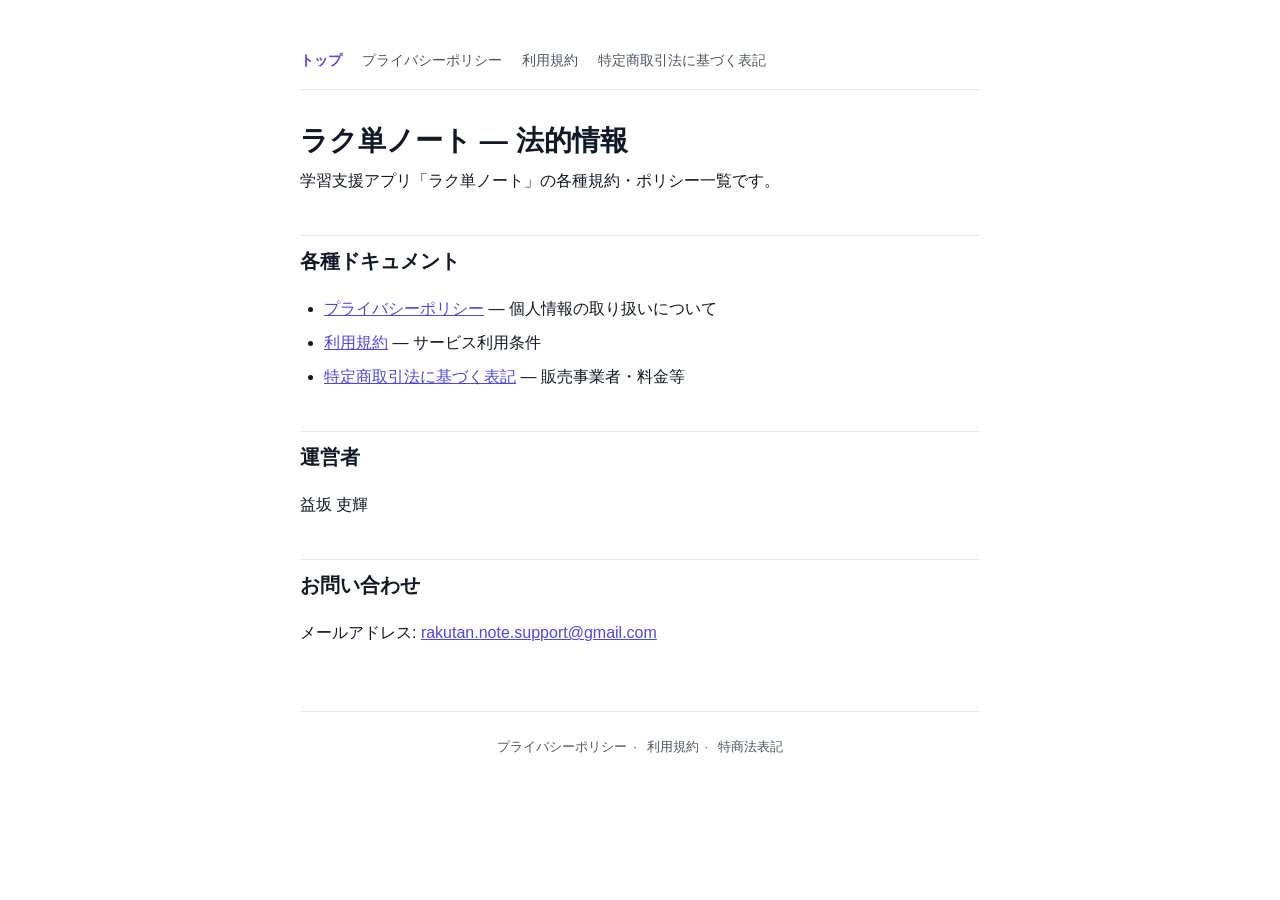
<file: index.html>
<!doctype html>
<html lang="ja">
  <head>
    <meta charset="utf-8" />
    <meta name="viewport" content="width=device-width, initial-scale=1" />
    <title>ラク単ノート — 法的情報</title>
    <link rel="stylesheet" href="./style.css" />
  </head>
  <body>
    <div class="container">
      <header class="site">
        <nav>
          <a href="./index.html" class="active">トップ</a>
          <a href="./privacy.html">プライバシーポリシー</a>
          <a href="./terms.html">利用規約</a>
          <a href="./tokushoho.html">特定商取引法に基づく表記</a>
        </nav>
      </header>

      <h1>ラク単ノート — 法的情報</h1>

      <p>学習支援アプリ「ラク単ノート」の各種規約・ポリシー一覧です。</p>

      <h2>各種ドキュメント</h2>

      <ul>
        <li><a href="./privacy.html">プライバシーポリシー</a> — 個人情報の取り扱いについて</li>
        <li><a href="./terms.html">利用規約</a> — サービス利用条件</li>
        <li><a href="./tokushoho.html">特定商取引法に基づく表記</a> — 販売事業者・料金等</li>
      </ul>

      <h2>運営者</h2>

      <p>益坂 吏輝</p>

      <h2>お問い合わせ</h2>

      <p>メールアドレス: <a href="mailto:rakutan.note.support@gmail.com">rakutan.note.support@gmail.com</a></p>

      <footer class="site">
        <a href="./privacy.html">プライバシーポリシー</a>·
        <a href="./terms.html">利用規約</a>·
        <a href="./tokushoho.html">特商法表記</a>
      </footer>
    </div>
  </body>
</html>
</file>
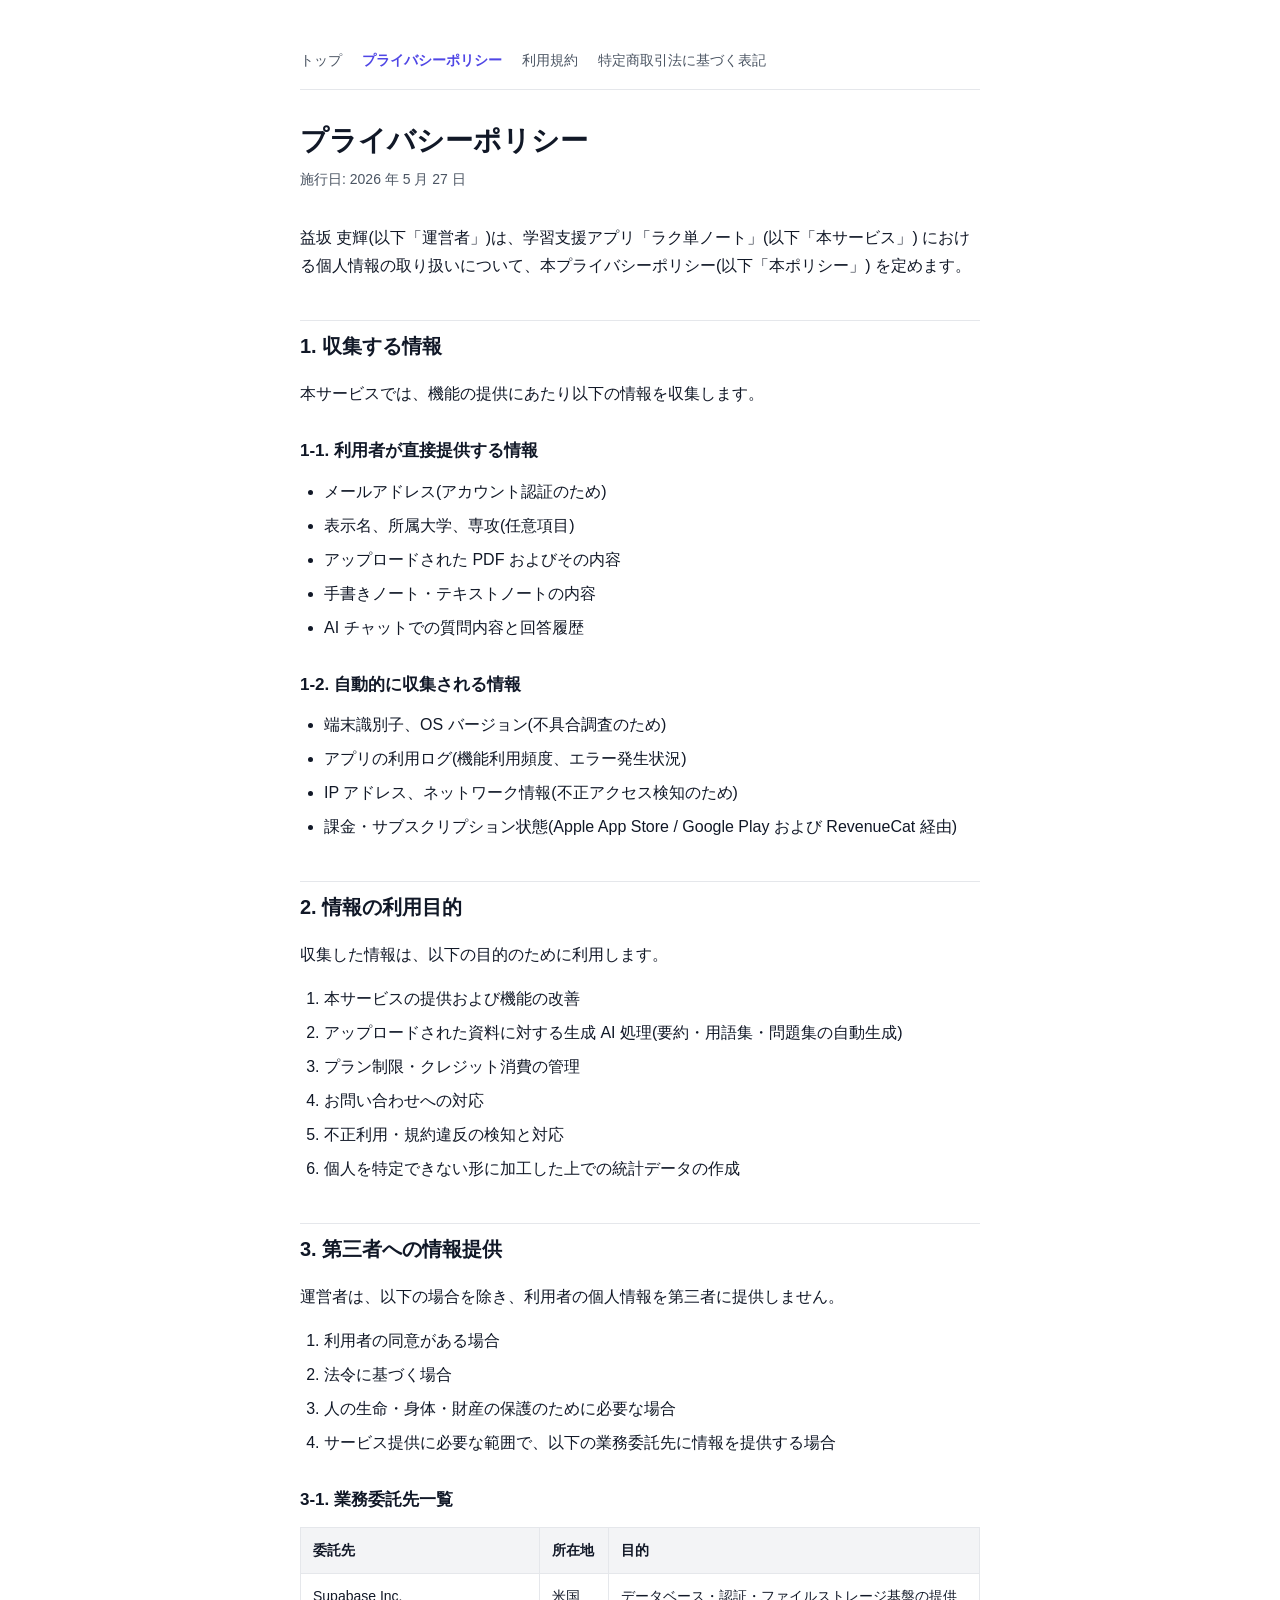
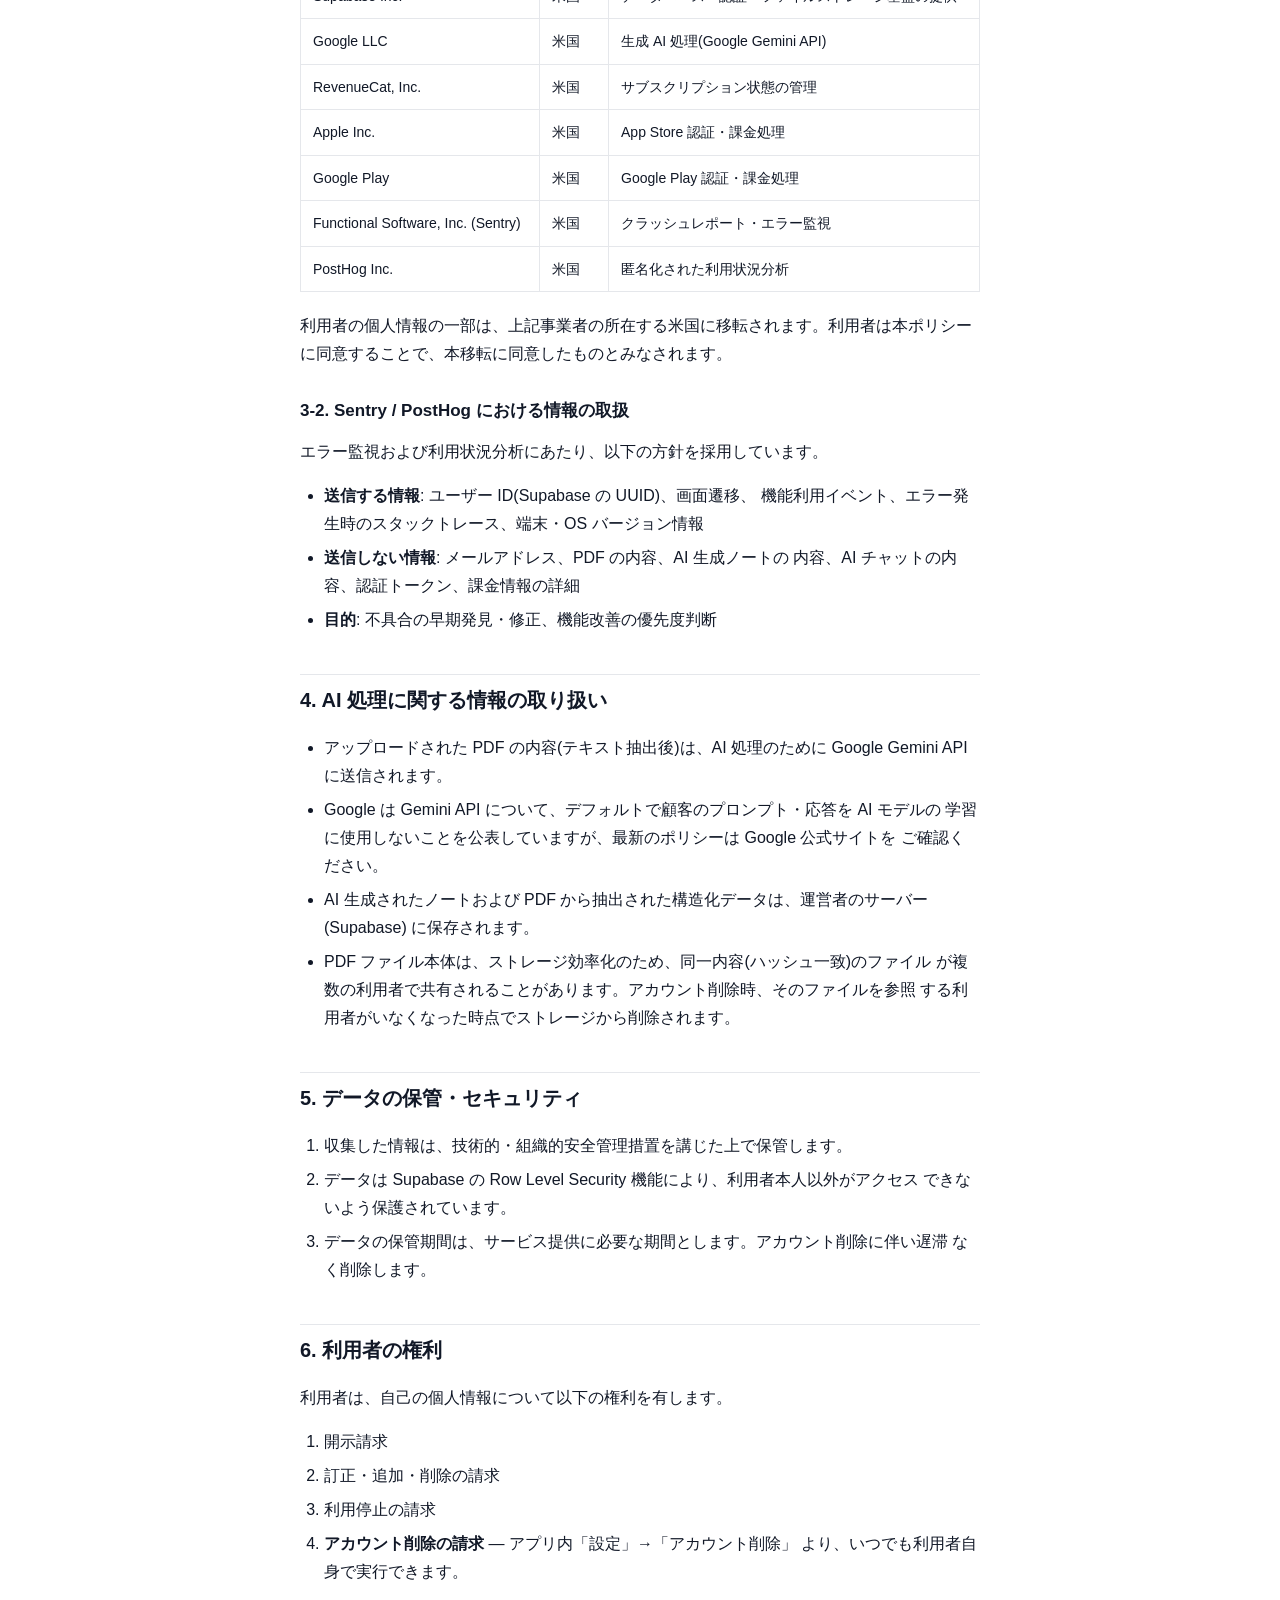
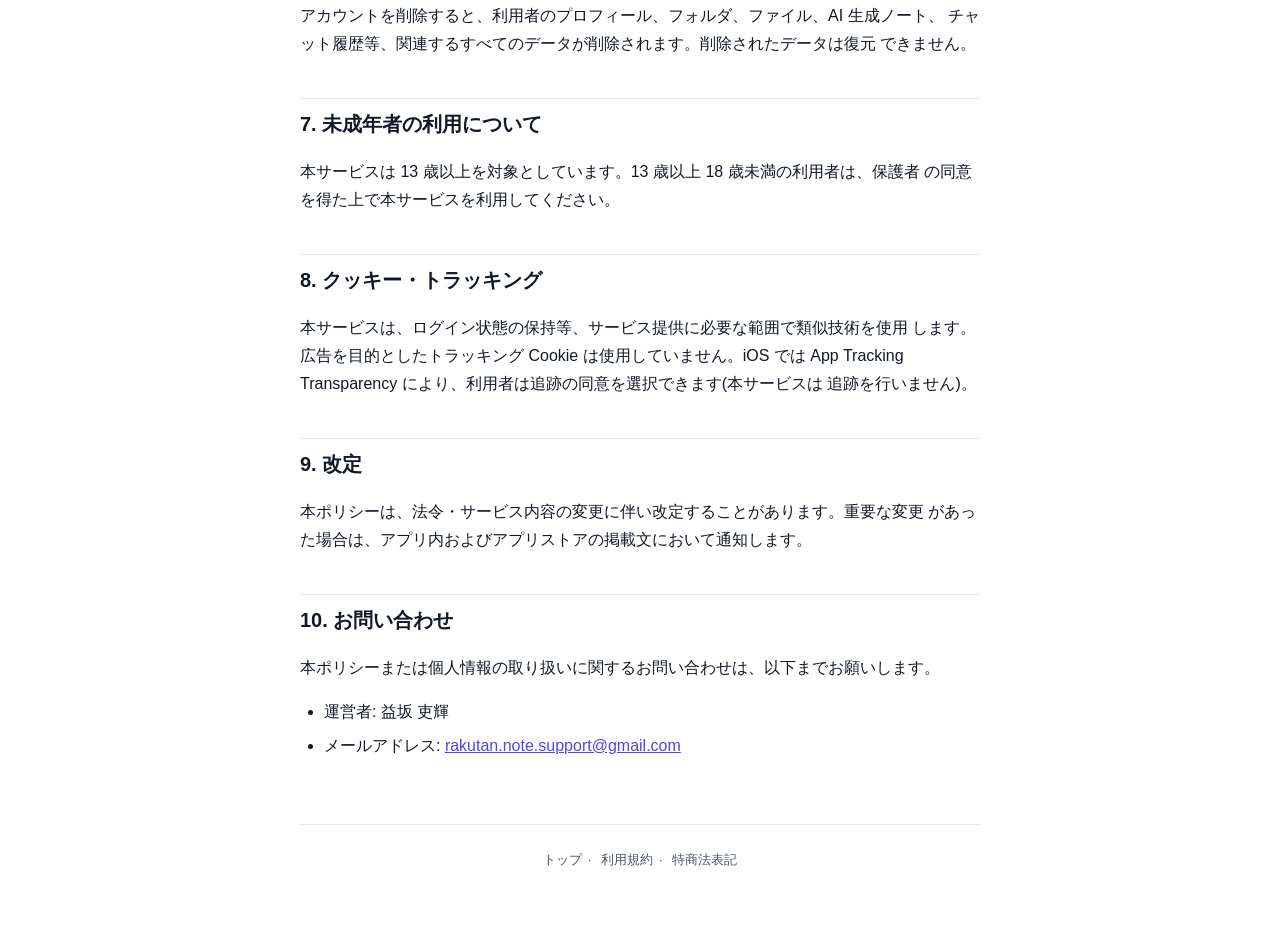
<file: privacy.html>
<!doctype html>
<html lang="ja">
  <head>
    <meta charset="utf-8" />
    <meta name="viewport" content="width=device-width, initial-scale=1" />
    <title>プライバシーポリシー — ラク単ノート</title>
    <link rel="stylesheet" href="./style.css" />
  </head>
  <body>
    <div class="container">
      <header class="site">
        <nav>
          <a href="./index.html">トップ</a>
          <a href="./privacy.html" class="active">プライバシーポリシー</a>
          <a href="./terms.html">利用規約</a>
          <a href="./tokushoho.html">特定商取引法に基づく表記</a>
        </nav>
      </header>

      <h1>プライバシーポリシー</h1>
      <p class="effective-date">施行日: 2026 年 5 月 27 日</p>

      <p>
        益坂 吏輝(以下「運営者」)は、学習支援アプリ「ラク単ノート」(以下「本サービス」)
        における個人情報の取り扱いについて、本プライバシーポリシー(以下「本ポリシー」)
        を定めます。
      </p>

      <h2>1. 収集する情報</h2>

      <p>本サービスでは、機能の提供にあたり以下の情報を収集します。</p>

      <h3>1-1. 利用者が直接提供する情報</h3>

      <ul>
        <li>メールアドレス(アカウント認証のため)</li>
        <li>表示名、所属大学、専攻(任意項目)</li>
        <li>アップロードされた PDF およびその内容</li>
        <li>手書きノート・テキストノートの内容</li>
        <li>AI チャットでの質問内容と回答履歴</li>
      </ul>

      <h3>1-2. 自動的に収集される情報</h3>

      <ul>
        <li>端末識別子、OS バージョン(不具合調査のため)</li>
        <li>アプリの利用ログ(機能利用頻度、エラー発生状況)</li>
        <li>IP アドレス、ネットワーク情報(不正アクセス検知のため)</li>
        <li>課金・サブスクリプション状態(Apple App Store / Google Play および RevenueCat 経由)</li>
      </ul>

      <h2>2. 情報の利用目的</h2>

      <p>収集した情報は、以下の目的のために利用します。</p>

      <ol>
        <li>本サービスの提供および機能の改善</li>
        <li>アップロードされた資料に対する生成 AI 処理(要約・用語集・問題集の自動生成)</li>
        <li>プラン制限・クレジット消費の管理</li>
        <li>お問い合わせへの対応</li>
        <li>不正利用・規約違反の検知と対応</li>
        <li>個人を特定できない形に加工した上での統計データの作成</li>
      </ol>

      <h2>3. 第三者への情報提供</h2>

      <p>運営者は、以下の場合を除き、利用者の個人情報を第三者に提供しません。</p>

      <ol>
        <li>利用者の同意がある場合</li>
        <li>法令に基づく場合</li>
        <li>人の生命・身体・財産の保護のために必要な場合</li>
        <li>サービス提供に必要な範囲で、以下の業務委託先に情報を提供する場合</li>
      </ol>

      <h3>3-1. 業務委託先一覧</h3>

      <table>
        <thead>
          <tr>
            <th>委託先</th>
            <th>所在地</th>
            <th>目的</th>
          </tr>
        </thead>
        <tbody>
          <tr>
            <td>Supabase Inc.</td>
            <td>米国</td>
            <td>データベース・認証・ファイルストレージ基盤の提供</td>
          </tr>
          <tr>
            <td>Google LLC</td>
            <td>米国</td>
            <td>生成 AI 処理(Google Gemini API)</td>
          </tr>
          <tr>
            <td>RevenueCat, Inc.</td>
            <td>米国</td>
            <td>サブスクリプション状態の管理</td>
          </tr>
          <tr>
            <td>Apple Inc.</td>
            <td>米国</td>
            <td>App Store 認証・課金処理</td>
          </tr>
          <tr>
            <td>Google Play</td>
            <td>米国</td>
            <td>Google Play 認証・課金処理</td>
          </tr>
          <tr>
            <td>Functional Software, Inc. (Sentry)</td>
            <td>米国</td>
            <td>クラッシュレポート・エラー監視</td>
          </tr>
          <tr>
            <td>PostHog Inc.</td>
            <td>米国</td>
            <td>匿名化された利用状況分析</td>
          </tr>
        </tbody>
      </table>

      <p>
        利用者の個人情報の一部は、上記事業者の所在する米国に移転されます。利用者は本ポリシー
        に同意することで、本移転に同意したものとみなされます。
      </p>

      <h3>3-2. Sentry / PostHog における情報の取扱</h3>

      <p>エラー監視および利用状況分析にあたり、以下の方針を採用しています。</p>

      <ul>
        <li>
          <strong>送信する情報</strong>: ユーザー ID(Supabase の UUID)、画面遷移、
          機能利用イベント、エラー発生時のスタックトレース、端末・OS バージョン情報
        </li>
        <li>
          <strong>送信しない情報</strong>: メールアドレス、PDF の内容、AI 生成ノートの
          内容、AI チャットの内容、認証トークン、課金情報の詳細
        </li>
        <li>
          <strong>目的</strong>: 不具合の早期発見・修正、機能改善の優先度判断
        </li>
      </ul>

      <h2>4. AI 処理に関する情報の取り扱い</h2>

      <ul>
        <li>
          アップロードされた PDF の内容(テキスト抽出後)は、AI 処理のために Google Gemini
          API に送信されます。
        </li>
        <li>
          Google は Gemini API について、デフォルトで顧客のプロンプト・応答を AI モデルの
          学習に使用しないことを公表していますが、最新のポリシーは Google 公式サイトを
          ご確認ください。
        </li>
        <li>
          AI 生成されたノートおよび PDF から抽出された構造化データは、運営者のサーバー
          (Supabase) に保存されます。
        </li>
        <li>
          PDF ファイル本体は、ストレージ効率化のため、同一内容(ハッシュ一致)のファイル
          が複数の利用者で共有されることがあります。アカウント削除時、そのファイルを参照
          する利用者がいなくなった時点でストレージから削除されます。
        </li>
      </ul>

      <h2>5. データの保管・セキュリティ</h2>

      <ol>
        <li>収集した情報は、技術的・組織的安全管理措置を講じた上で保管します。</li>
        <li>
          データは Supabase の Row Level Security 機能により、利用者本人以外がアクセス
          できないよう保護されています。
        </li>
        <li>
          データの保管期間は、サービス提供に必要な期間とします。アカウント削除に伴い遅滞
          なく削除します。
        </li>
      </ol>

      <h2>6. 利用者の権利</h2>

      <p>利用者は、自己の個人情報について以下の権利を有します。</p>

      <ol>
        <li>開示請求</li>
        <li>訂正・追加・削除の請求</li>
        <li>利用停止の請求</li>
        <li>
          <strong>アカウント削除の請求</strong> — アプリ内「設定」→「アカウント削除」
          より、いつでも利用者自身で実行できます。
        </li>
      </ol>

      <p>
        アカウントを削除すると、利用者のプロフィール、フォルダ、ファイル、AI 生成ノート、
        チャット履歴等、関連するすべてのデータが削除されます。削除されたデータは復元
        できません。
      </p>

      <h2>7. 未成年者の利用について</h2>

      <p>
        本サービスは 13 歳以上を対象としています。13 歳以上 18 歳未満の利用者は、保護者
        の同意を得た上で本サービスを利用してください。
      </p>

      <h2>8. クッキー・トラッキング</h2>

      <p>
        本サービスは、ログイン状態の保持等、サービス提供に必要な範囲で類似技術を使用
        します。広告を目的としたトラッキング Cookie は使用していません。iOS では App
        Tracking Transparency により、利用者は追跡の同意を選択できます(本サービスは
        追跡を行いません)。
      </p>

      <h2>9. 改定</h2>

      <p>
        本ポリシーは、法令・サービス内容の変更に伴い改定することがあります。重要な変更
        があった場合は、アプリ内およびアプリストアの掲載文において通知します。
      </p>

      <h2>10. お問い合わせ</h2>

      <p>本ポリシーまたは個人情報の取り扱いに関するお問い合わせは、以下までお願いします。</p>

      <ul>
        <li>運営者: 益坂 吏輝</li>
        <li>メールアドレス: <a href="mailto:rakutan.note.support@gmail.com">rakutan.note.support@gmail.com</a></li>
      </ul>

      <footer class="site">
        <a href="./index.html">トップ</a>·
        <a href="./terms.html">利用規約</a>·
        <a href="./tokushoho.html">特商法表記</a>
      </footer>
    </div>
  </body>
</html>
</file>
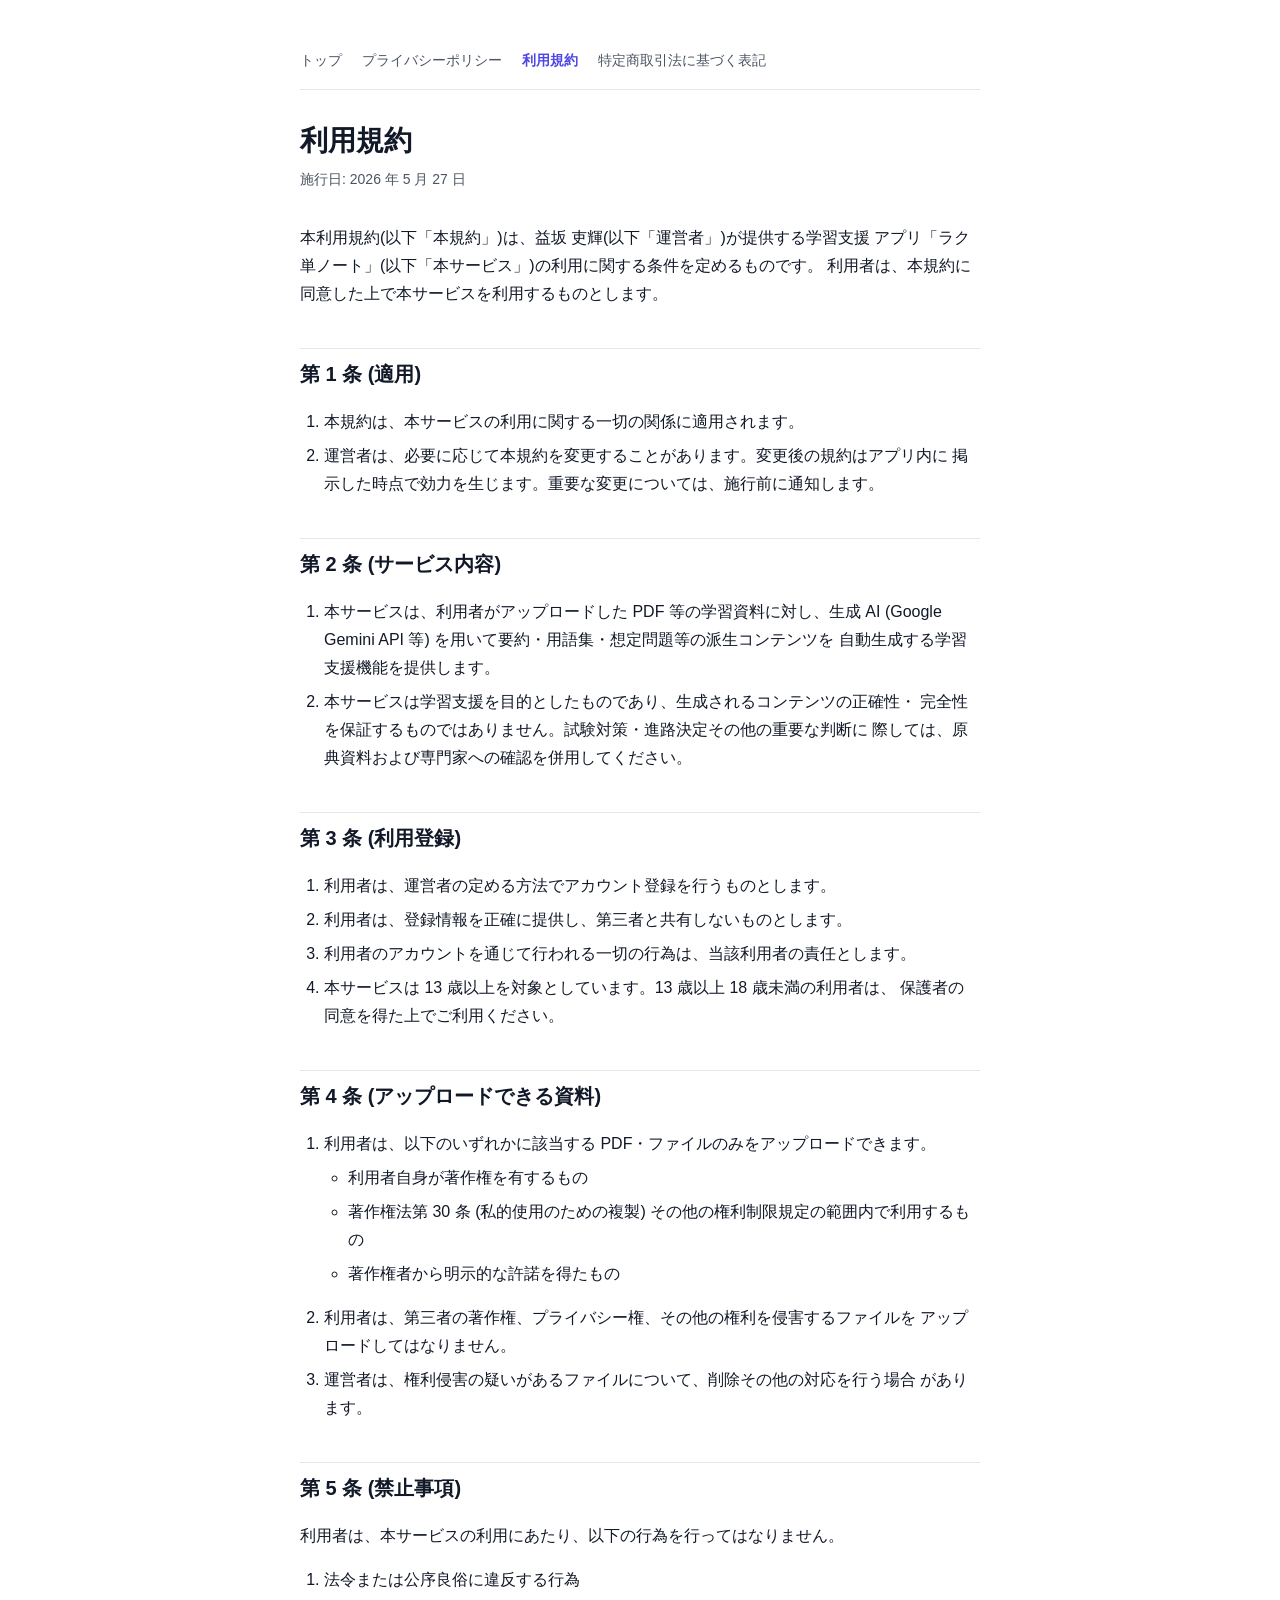
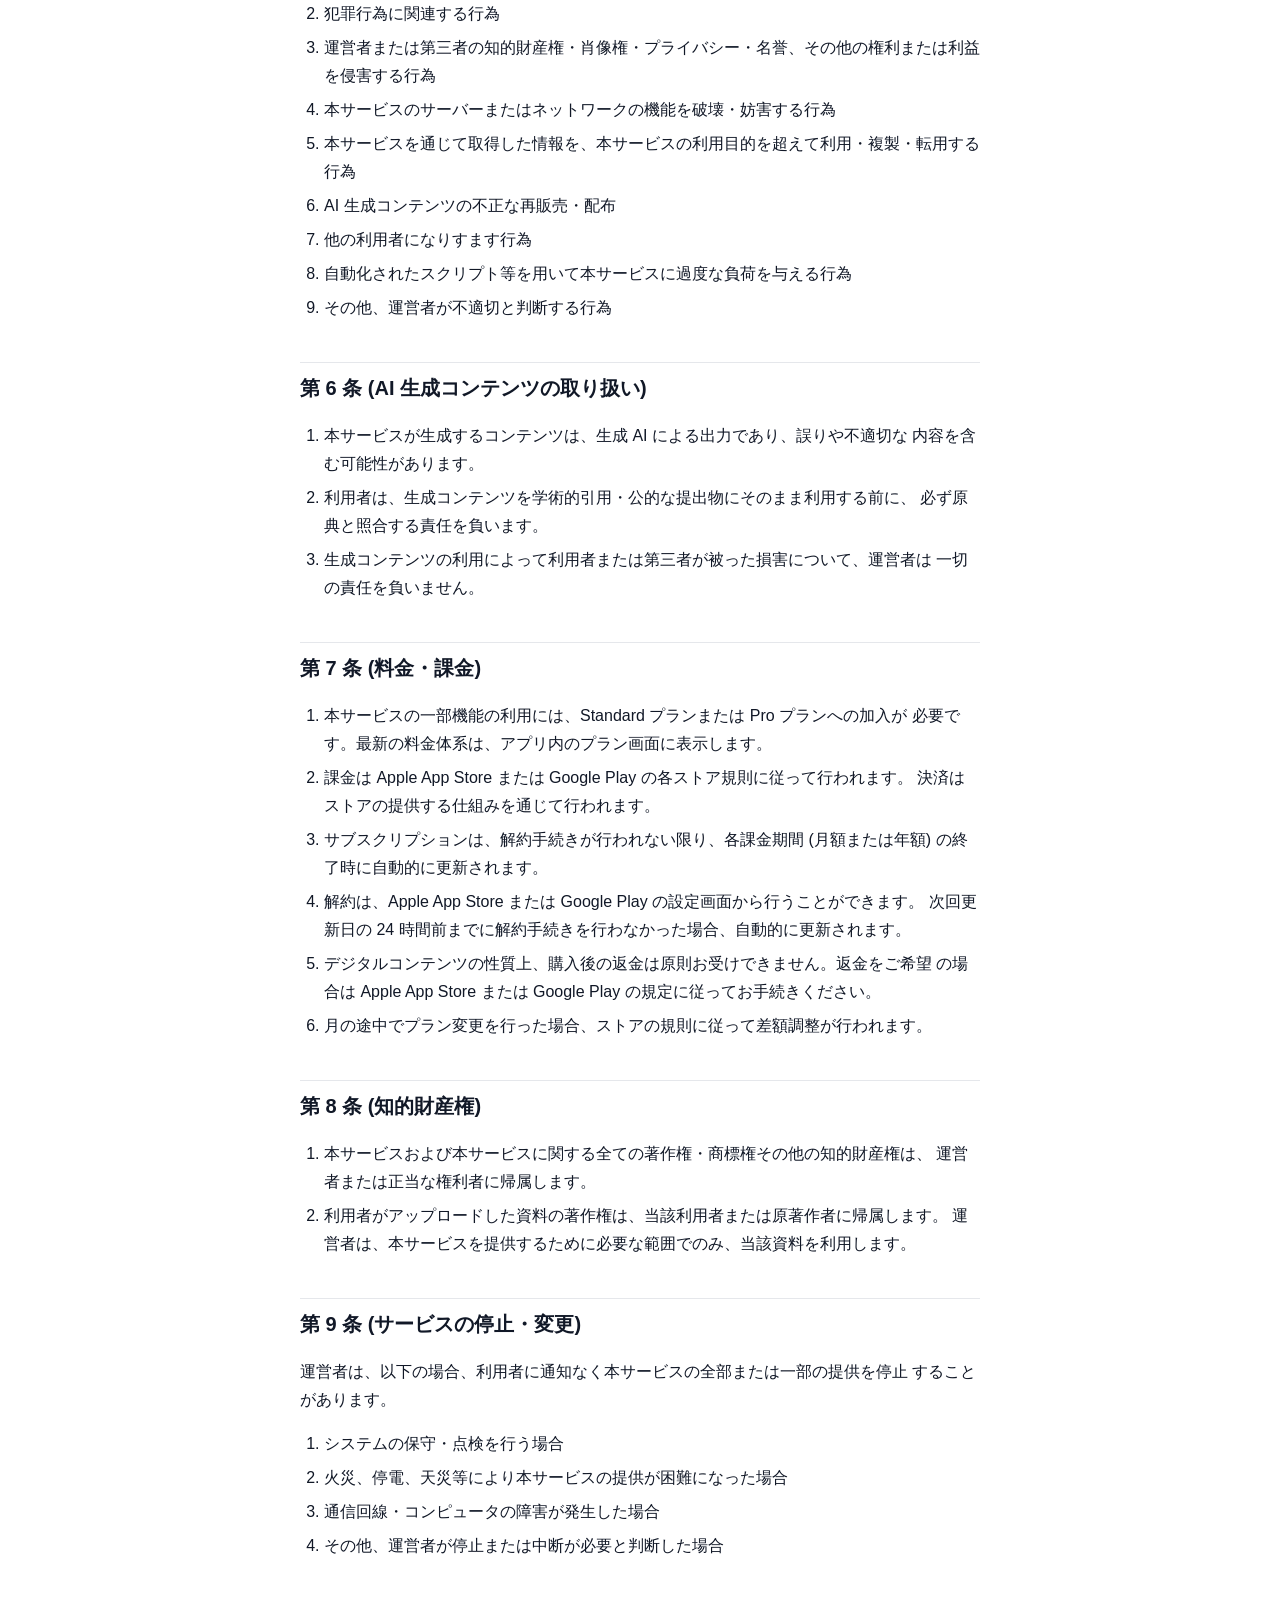
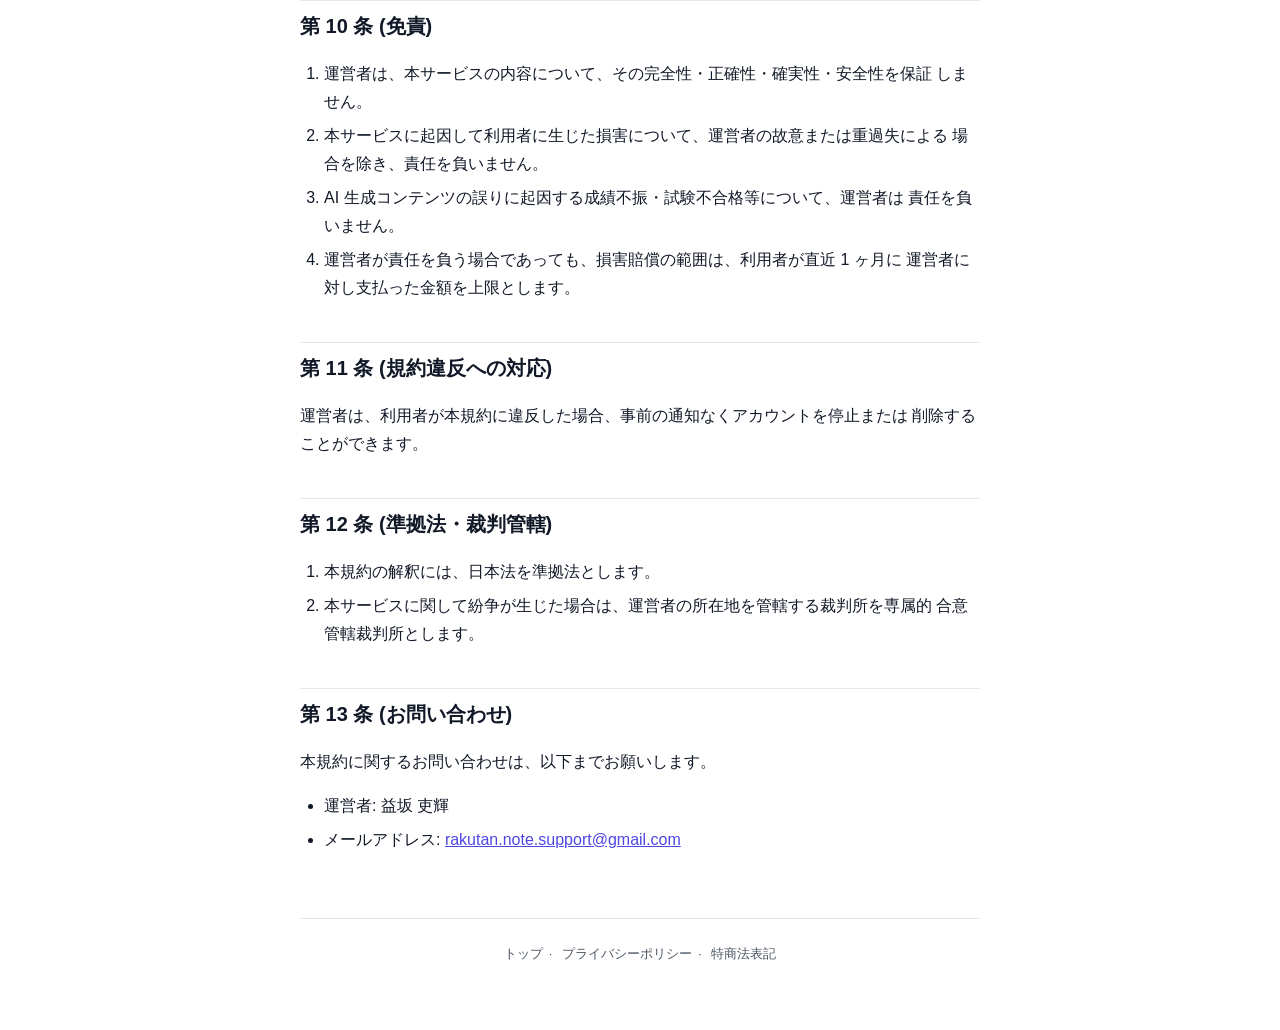
<file: terms.html>
<!doctype html>
<html lang="ja">
  <head>
    <meta charset="utf-8" />
    <meta name="viewport" content="width=device-width, initial-scale=1" />
    <title>利用規約 — ラク単ノート</title>
    <link rel="stylesheet" href="./style.css" />
  </head>
  <body>
    <div class="container">
      <header class="site">
        <nav>
          <a href="./index.html">トップ</a>
          <a href="./privacy.html">プライバシーポリシー</a>
          <a href="./terms.html" class="active">利用規約</a>
          <a href="./tokushoho.html">特定商取引法に基づく表記</a>
        </nav>
      </header>

      <h1>利用規約</h1>
      <p class="effective-date">施行日: 2026 年 5 月 27 日</p>

      <p>
        本利用規約(以下「本規約」)は、益坂 吏輝(以下「運営者」)が提供する学習支援
        アプリ「ラク単ノート」(以下「本サービス」)の利用に関する条件を定めるものです。
        利用者は、本規約に同意した上で本サービスを利用するものとします。
      </p>

      <h2>第 1 条 (適用)</h2>

      <ol>
        <li>本規約は、本サービスの利用に関する一切の関係に適用されます。</li>
        <li>
          運営者は、必要に応じて本規約を変更することがあります。変更後の規約はアプリ内に
          掲示した時点で効力を生じます。重要な変更については、施行前に通知します。
        </li>
      </ol>

      <h2>第 2 条 (サービス内容)</h2>

      <ol>
        <li>
          本サービスは、利用者がアップロードした PDF 等の学習資料に対し、生成 AI
          (Google Gemini API 等) を用いて要約・用語集・想定問題等の派生コンテンツを
          自動生成する学習支援機能を提供します。
        </li>
        <li>
          本サービスは学習支援を目的としたものであり、生成されるコンテンツの正確性・
          完全性を保証するものではありません。試験対策・進路決定その他の重要な判断に
          際しては、原典資料および専門家への確認を併用してください。
        </li>
      </ol>

      <h2>第 3 条 (利用登録)</h2>

      <ol>
        <li>利用者は、運営者の定める方法でアカウント登録を行うものとします。</li>
        <li>利用者は、登録情報を正確に提供し、第三者と共有しないものとします。</li>
        <li>利用者のアカウントを通じて行われる一切の行為は、当該利用者の責任とします。</li>
        <li>
          本サービスは 13 歳以上を対象としています。13 歳以上 18 歳未満の利用者は、
          保護者の同意を得た上でご利用ください。
        </li>
      </ol>

      <h2>第 4 条 (アップロードできる資料)</h2>

      <ol>
        <li>
          利用者は、以下のいずれかに該当する PDF・ファイルのみをアップロードできます。
          <ul>
            <li>利用者自身が著作権を有するもの</li>
            <li>著作権法第 30 条 (私的使用のための複製) その他の権利制限規定の範囲内で利用するもの</li>
            <li>著作権者から明示的な許諾を得たもの</li>
          </ul>
        </li>
        <li>
          利用者は、第三者の著作権、プライバシー権、その他の権利を侵害するファイルを
          アップロードしてはなりません。
        </li>
        <li>
          運営者は、権利侵害の疑いがあるファイルについて、削除その他の対応を行う場合
          があります。
        </li>
      </ol>

      <h2>第 5 条 (禁止事項)</h2>

      <p>利用者は、本サービスの利用にあたり、以下の行為を行ってはなりません。</p>

      <ol>
        <li>法令または公序良俗に違反する行為</li>
        <li>犯罪行為に関連する行為</li>
        <li>運営者または第三者の知的財産権・肖像権・プライバシー・名誉、その他の権利または利益を侵害する行為</li>
        <li>本サービスのサーバーまたはネットワークの機能を破壊・妨害する行為</li>
        <li>本サービスを通じて取得した情報を、本サービスの利用目的を超えて利用・複製・転用する行為</li>
        <li>AI 生成コンテンツの不正な再販売・配布</li>
        <li>他の利用者になりすます行為</li>
        <li>自動化されたスクリプト等を用いて本サービスに過度な負荷を与える行為</li>
        <li>その他、運営者が不適切と判断する行為</li>
      </ol>

      <h2>第 6 条 (AI 生成コンテンツの取り扱い)</h2>

      <ol>
        <li>
          本サービスが生成するコンテンツは、生成 AI による出力であり、誤りや不適切な
          内容を含む可能性があります。
        </li>
        <li>
          利用者は、生成コンテンツを学術的引用・公的な提出物にそのまま利用する前に、
          必ず原典と照合する責任を負います。
        </li>
        <li>
          生成コンテンツの利用によって利用者または第三者が被った損害について、運営者は
          一切の責任を負いません。
        </li>
      </ol>

      <h2>第 7 条 (料金・課金)</h2>

      <ol>
        <li>
          本サービスの一部機能の利用には、Standard プランまたは Pro プランへの加入が
          必要です。最新の料金体系は、アプリ内のプラン画面に表示します。
        </li>
        <li>
          課金は Apple App Store または Google Play の各ストア規則に従って行われます。
          決済はストアの提供する仕組みを通じて行われます。
        </li>
        <li>
          サブスクリプションは、解約手続きが行われない限り、各課金期間 (月額または年額)
          の終了時に自動的に更新されます。
        </li>
        <li>
          解約は、Apple App Store または Google Play の設定画面から行うことができます。
          次回更新日の 24 時間前までに解約手続きを行わなかった場合、自動的に更新されます。
        </li>
        <li>
          デジタルコンテンツの性質上、購入後の返金は原則お受けできません。返金をご希望
          の場合は Apple App Store または Google Play の規定に従ってお手続きください。
        </li>
        <li>月の途中でプラン変更を行った場合、ストアの規則に従って差額調整が行われます。</li>
      </ol>

      <h2>第 8 条 (知的財産権)</h2>

      <ol>
        <li>
          本サービスおよび本サービスに関する全ての著作権・商標権その他の知的財産権は、
          運営者または正当な権利者に帰属します。
        </li>
        <li>
          利用者がアップロードした資料の著作権は、当該利用者または原著作者に帰属します。
          運営者は、本サービスを提供するために必要な範囲でのみ、当該資料を利用します。
        </li>
      </ol>

      <h2>第 9 条 (サービスの停止・変更)</h2>

      <p>
        運営者は、以下の場合、利用者に通知なく本サービスの全部または一部の提供を停止
        することがあります。
      </p>

      <ol>
        <li>システムの保守・点検を行う場合</li>
        <li>火災、停電、天災等により本サービスの提供が困難になった場合</li>
        <li>通信回線・コンピュータの障害が発生した場合</li>
        <li>その他、運営者が停止または中断が必要と判断した場合</li>
      </ol>

      <h2>第 10 条 (免責)</h2>

      <ol>
        <li>
          運営者は、本サービスの内容について、その完全性・正確性・確実性・安全性を保証
          しません。
        </li>
        <li>
          本サービスに起因して利用者に生じた損害について、運営者の故意または重過失による
          場合を除き、責任を負いません。
        </li>
        <li>
          AI 生成コンテンツの誤りに起因する成績不振・試験不合格等について、運営者は
          責任を負いません。
        </li>
        <li>
          運営者が責任を負う場合であっても、損害賠償の範囲は、利用者が直近 1 ヶ月に
          運営者に対し支払った金額を上限とします。
        </li>
      </ol>

      <h2>第 11 条 (規約違反への対応)</h2>

      <p>
        運営者は、利用者が本規約に違反した場合、事前の通知なくアカウントを停止または
        削除することができます。
      </p>

      <h2>第 12 条 (準拠法・裁判管轄)</h2>

      <ol>
        <li>本規約の解釈には、日本法を準拠法とします。</li>
        <li>
          本サービスに関して紛争が生じた場合は、運営者の所在地を管轄する裁判所を専属的
          合意管轄裁判所とします。
        </li>
      </ol>

      <h2>第 13 条 (お問い合わせ)</h2>

      <p>本規約に関するお問い合わせは、以下までお願いします。</p>

      <ul>
        <li>運営者: 益坂 吏輝</li>
        <li>メールアドレス: <a href="mailto:rakutan.note.support@gmail.com">rakutan.note.support@gmail.com</a></li>
      </ul>

      <footer class="site">
        <a href="./index.html">トップ</a>·
        <a href="./privacy.html">プライバシーポリシー</a>·
        <a href="./tokushoho.html">特商法表記</a>
      </footer>
    </div>
  </body>
</html>
</file>
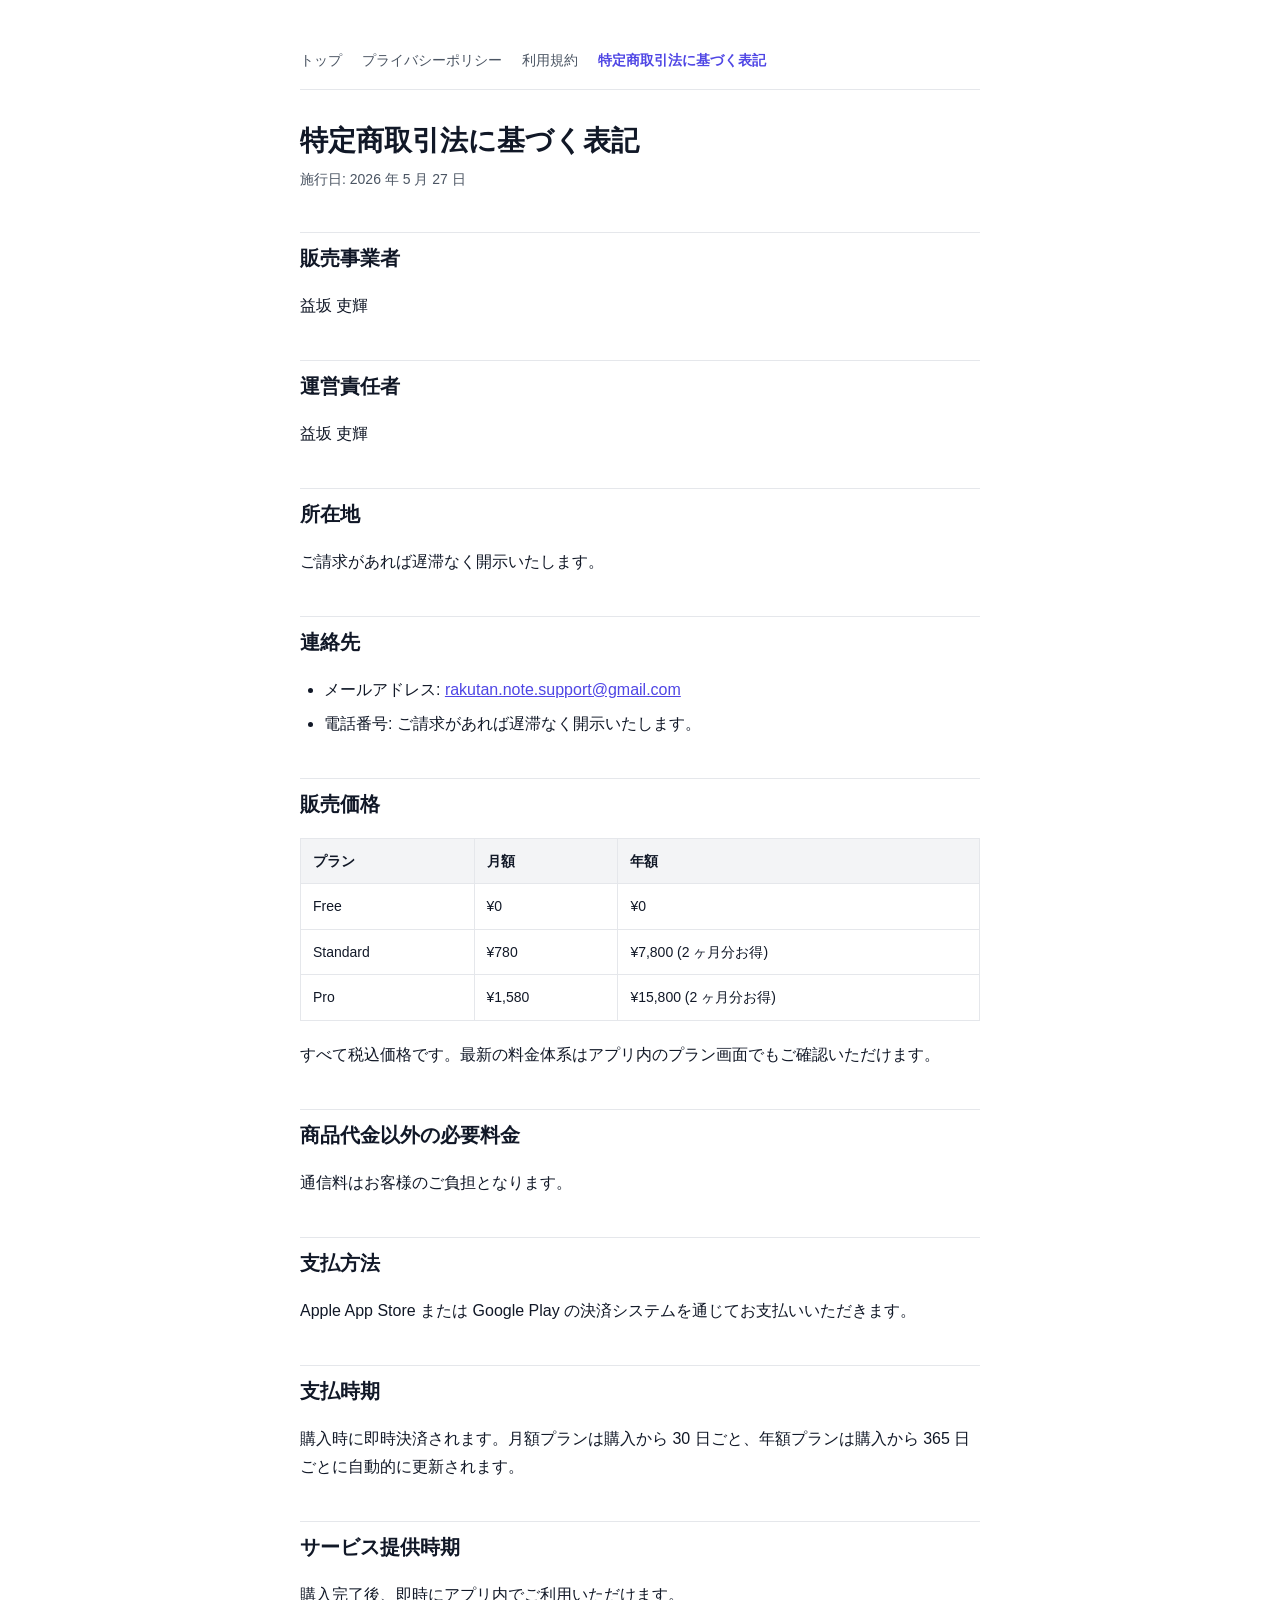
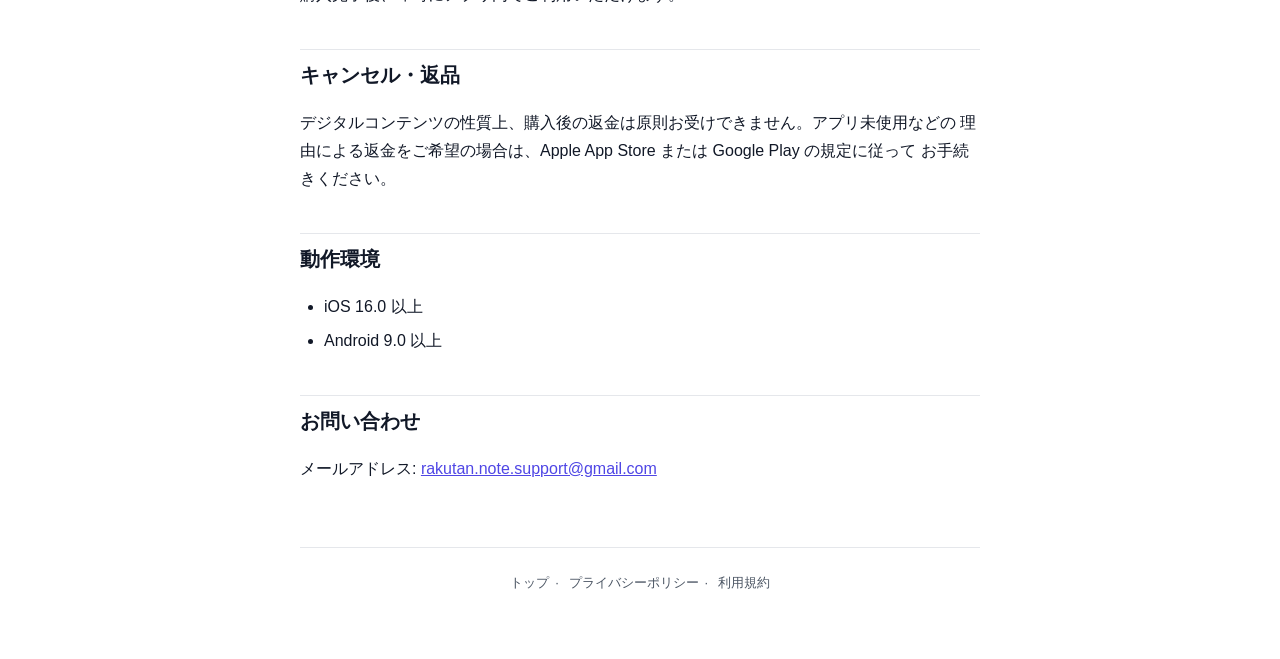
<file: tokushoho.html>
<!doctype html>
<html lang="ja">
  <head>
    <meta charset="utf-8" />
    <meta name="viewport" content="width=device-width, initial-scale=1" />
    <title>特定商取引法に基づく表記 — ラク単ノート</title>
    <link rel="stylesheet" href="./style.css" />
  </head>
  <body>
    <div class="container">
      <header class="site">
        <nav>
          <a href="./index.html">トップ</a>
          <a href="./privacy.html">プライバシーポリシー</a>
          <a href="./terms.html">利用規約</a>
          <a href="./tokushoho.html" class="active">特定商取引法に基づく表記</a>
        </nav>
      </header>

      <h1>特定商取引法に基づく表記</h1>
      <p class="effective-date">施行日: 2026 年 5 月 27 日</p>

      <h2>販売事業者</h2>
      <p>益坂 吏輝</p>

      <h2>運営責任者</h2>
      <p>益坂 吏輝</p>

      <h2>所在地</h2>
      <p>ご請求があれば遅滞なく開示いたします。</p>

      <h2>連絡先</h2>
      <ul>
        <li>メールアドレス: <a href="mailto:rakutan.note.support@gmail.com">rakutan.note.support@gmail.com</a></li>
        <li>電話番号: ご請求があれば遅滞なく開示いたします。</li>
      </ul>

      <h2>販売価格</h2>

      <table>
        <thead>
          <tr>
            <th>プラン</th>
            <th>月額</th>
            <th>年額</th>
          </tr>
        </thead>
        <tbody>
          <tr>
            <td>Free</td>
            <td>¥0</td>
            <td>¥0</td>
          </tr>
          <tr>
            <td>Standard</td>
            <td>¥780</td>
            <td>¥7,800 (2 ヶ月分お得)</td>
          </tr>
          <tr>
            <td>Pro</td>
            <td>¥1,580</td>
            <td>¥15,800 (2 ヶ月分お得)</td>
          </tr>
        </tbody>
      </table>

      <p>すべて税込価格です。最新の料金体系はアプリ内のプラン画面でもご確認いただけます。</p>

      <h2>商品代金以外の必要料金</h2>
      <p>通信料はお客様のご負担となります。</p>

      <h2>支払方法</h2>
      <p>Apple App Store または Google Play の決済システムを通じてお支払いいただきます。</p>

      <h2>支払時期</h2>
      <p>
        購入時に即時決済されます。月額プランは購入から 30 日ごと、年額プランは購入から
        365 日ごとに自動的に更新されます。
      </p>

      <h2>サービス提供時期</h2>
      <p>購入完了後、即時にアプリ内でご利用いただけます。</p>

      <h2>キャンセル・返品</h2>
      <p>
        デジタルコンテンツの性質上、購入後の返金は原則お受けできません。アプリ未使用などの
        理由による返金をご希望の場合は、Apple App Store または Google Play の規定に従って
        お手続きください。
      </p>

      <h2>動作環境</h2>
      <ul>
        <li>iOS 16.0 以上</li>
        <li>Android 9.0 以上</li>
      </ul>

      <h2>お問い合わせ</h2>
      <p>メールアドレス: <a href="mailto:rakutan.note.support@gmail.com">rakutan.note.support@gmail.com</a></p>

      <footer class="site">
        <a href="./index.html">トップ</a>·
        <a href="./privacy.html">プライバシーポリシー</a>·
        <a href="./terms.html">利用規約</a>
      </footer>
    </div>
  </body>
</html>
</file>
<file: style.css>
/* Shared style for legal pages (privacy / terms / tokushoho).
 * Plain, readable, no JS, no external fonts. Tested on iOS Safari +
 * Chrome Android. Stays legible at 320px width. */

:root {
  --text: #111827;
  --text-muted: #4b5563;
  --bg: #ffffff;
  --border: #e5e7eb;
  --accent: #4f46e5;
  --code-bg: #f3f4f6;
}

@media (prefers-color-scheme: dark) {
  :root {
    --text: #e5e7eb;
    --text-muted: #9ca3af;
    --bg: #0f172a;
    --border: #1f2937;
    --accent: #818cf8;
    --code-bg: #1f2937;
  }
}

* { box-sizing: border-box; }

html { -webkit-text-size-adjust: 100%; }

body {
  margin: 0;
  padding: 0;
  font-family: -apple-system, BlinkMacSystemFont, 'Hiragino Sans',
    'Hiragino Kaku Gothic ProN', 'Noto Sans JP', 'Yu Gothic UI', Meiryo,
    sans-serif;
  font-size: 16px;
  line-height: 1.75;
  color: var(--text);
  background: var(--bg);
}

.container {
  max-width: 720px;
  margin: 0 auto;
  padding: 32px 20px 64px;
}

header.site {
  border-bottom: 1px solid var(--border);
  padding: 16px 0;
  margin-bottom: 32px;
}

header.site nav {
  display: flex;
  flex-wrap: wrap;
  gap: 12px 20px;
  font-size: 14px;
}

header.site a {
  color: var(--text-muted);
  text-decoration: none;
}

header.site a:hover { color: var(--accent); }

header.site a.active { color: var(--accent); font-weight: 600; }

h1 {
  font-size: 28px;
  font-weight: 700;
  margin: 0 0 8px;
  line-height: 1.35;
}

.effective-date {
  color: var(--text-muted);
  font-size: 14px;
  margin: 0 0 32px;
}

h2 {
  font-size: 20px;
  font-weight: 700;
  margin: 40px 0 16px;
  padding-top: 8px;
  border-top: 1px solid var(--border);
}

h3 {
  font-size: 17px;
  font-weight: 600;
  margin: 28px 0 12px;
}

p { margin: 0 0 16px; }

ul, ol {
  margin: 0 0 16px;
  padding-left: 1.5em;
}

li { margin: 0 0 6px; }

li ul, li ol { margin-top: 6px; }

strong { font-weight: 700; }

a { color: var(--accent); }

table {
  width: 100%;
  border-collapse: collapse;
  margin: 0 0 20px;
  font-size: 14px;
}

th, td {
  padding: 10px 12px;
  border: 1px solid var(--border);
  text-align: left;
}

th {
  background: var(--code-bg);
  font-weight: 600;
}

footer.site {
  margin-top: 64px;
  padding-top: 24px;
  border-top: 1px solid var(--border);
  color: var(--text-muted);
  font-size: 13px;
  text-align: center;
}

footer.site a {
  color: var(--text-muted);
  text-decoration: none;
  margin: 0 6px;
}

footer.site a:hover { color: var(--accent); }
</file>
